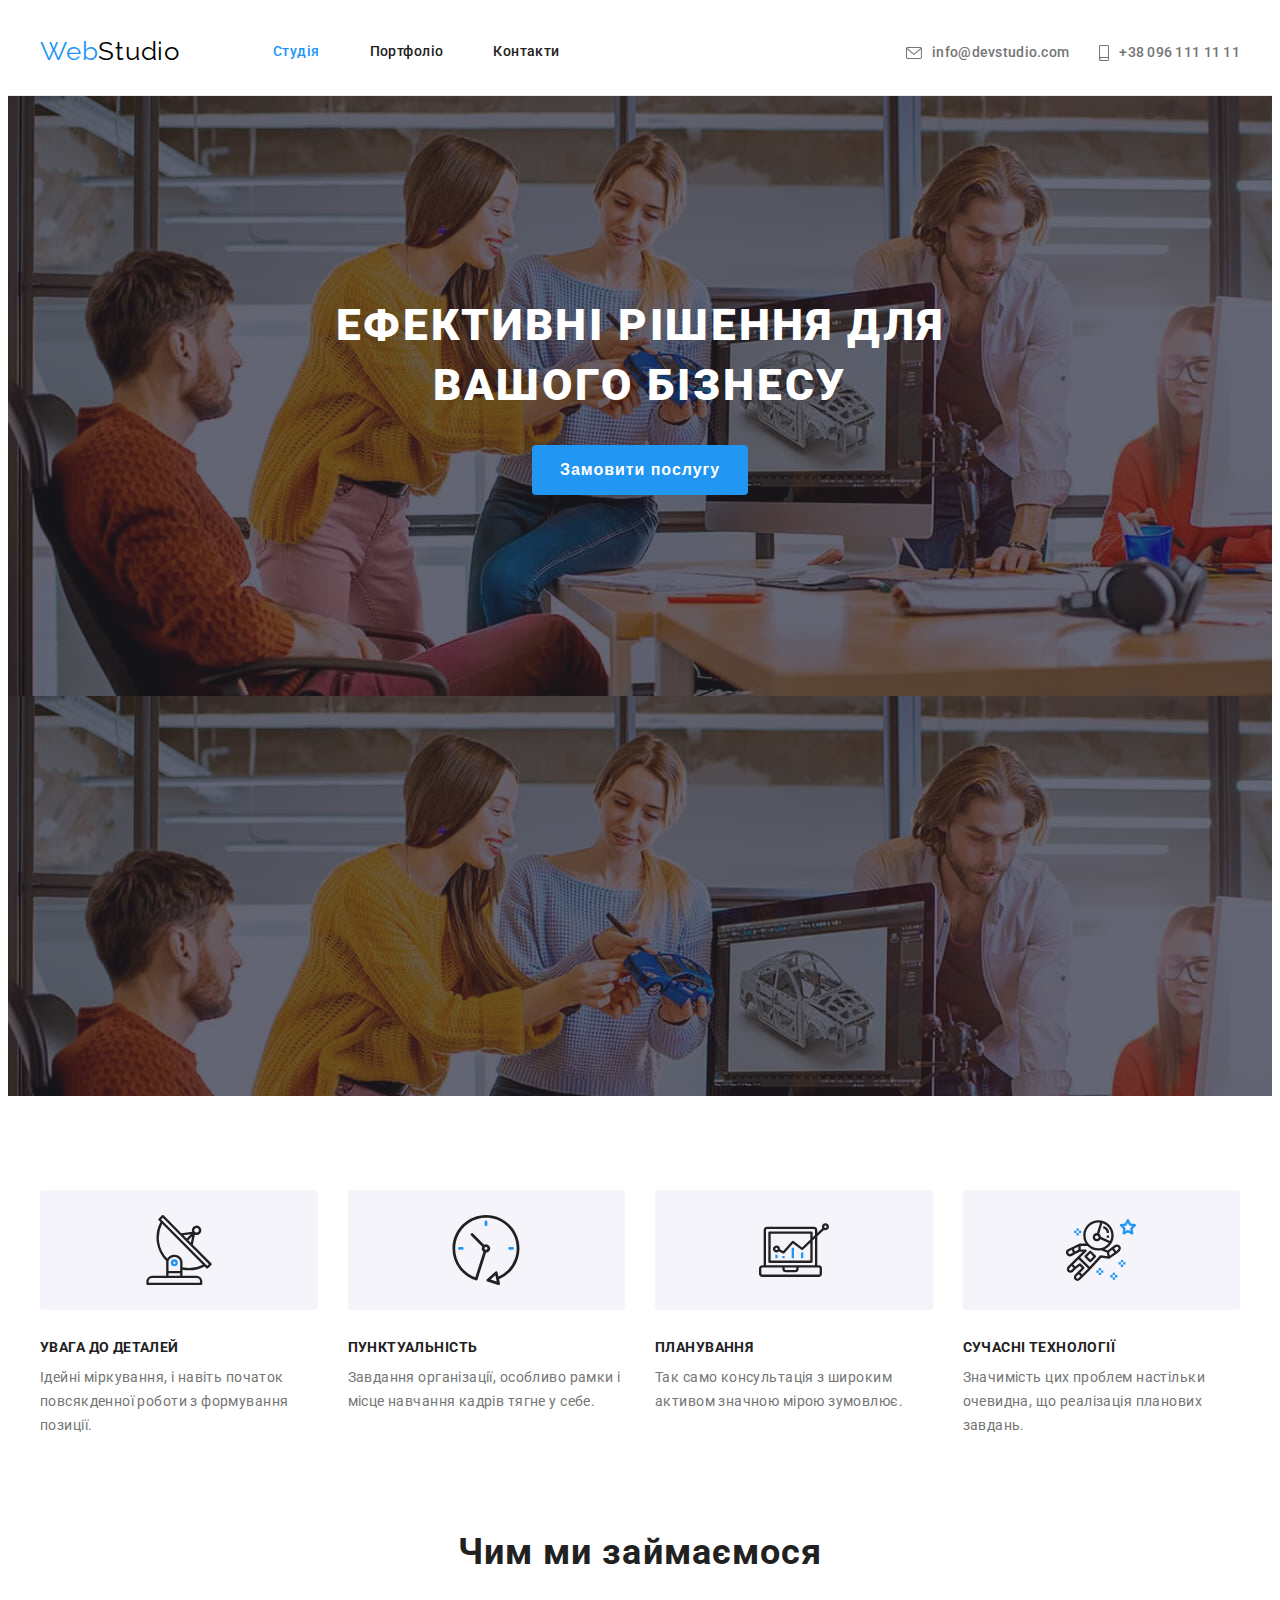
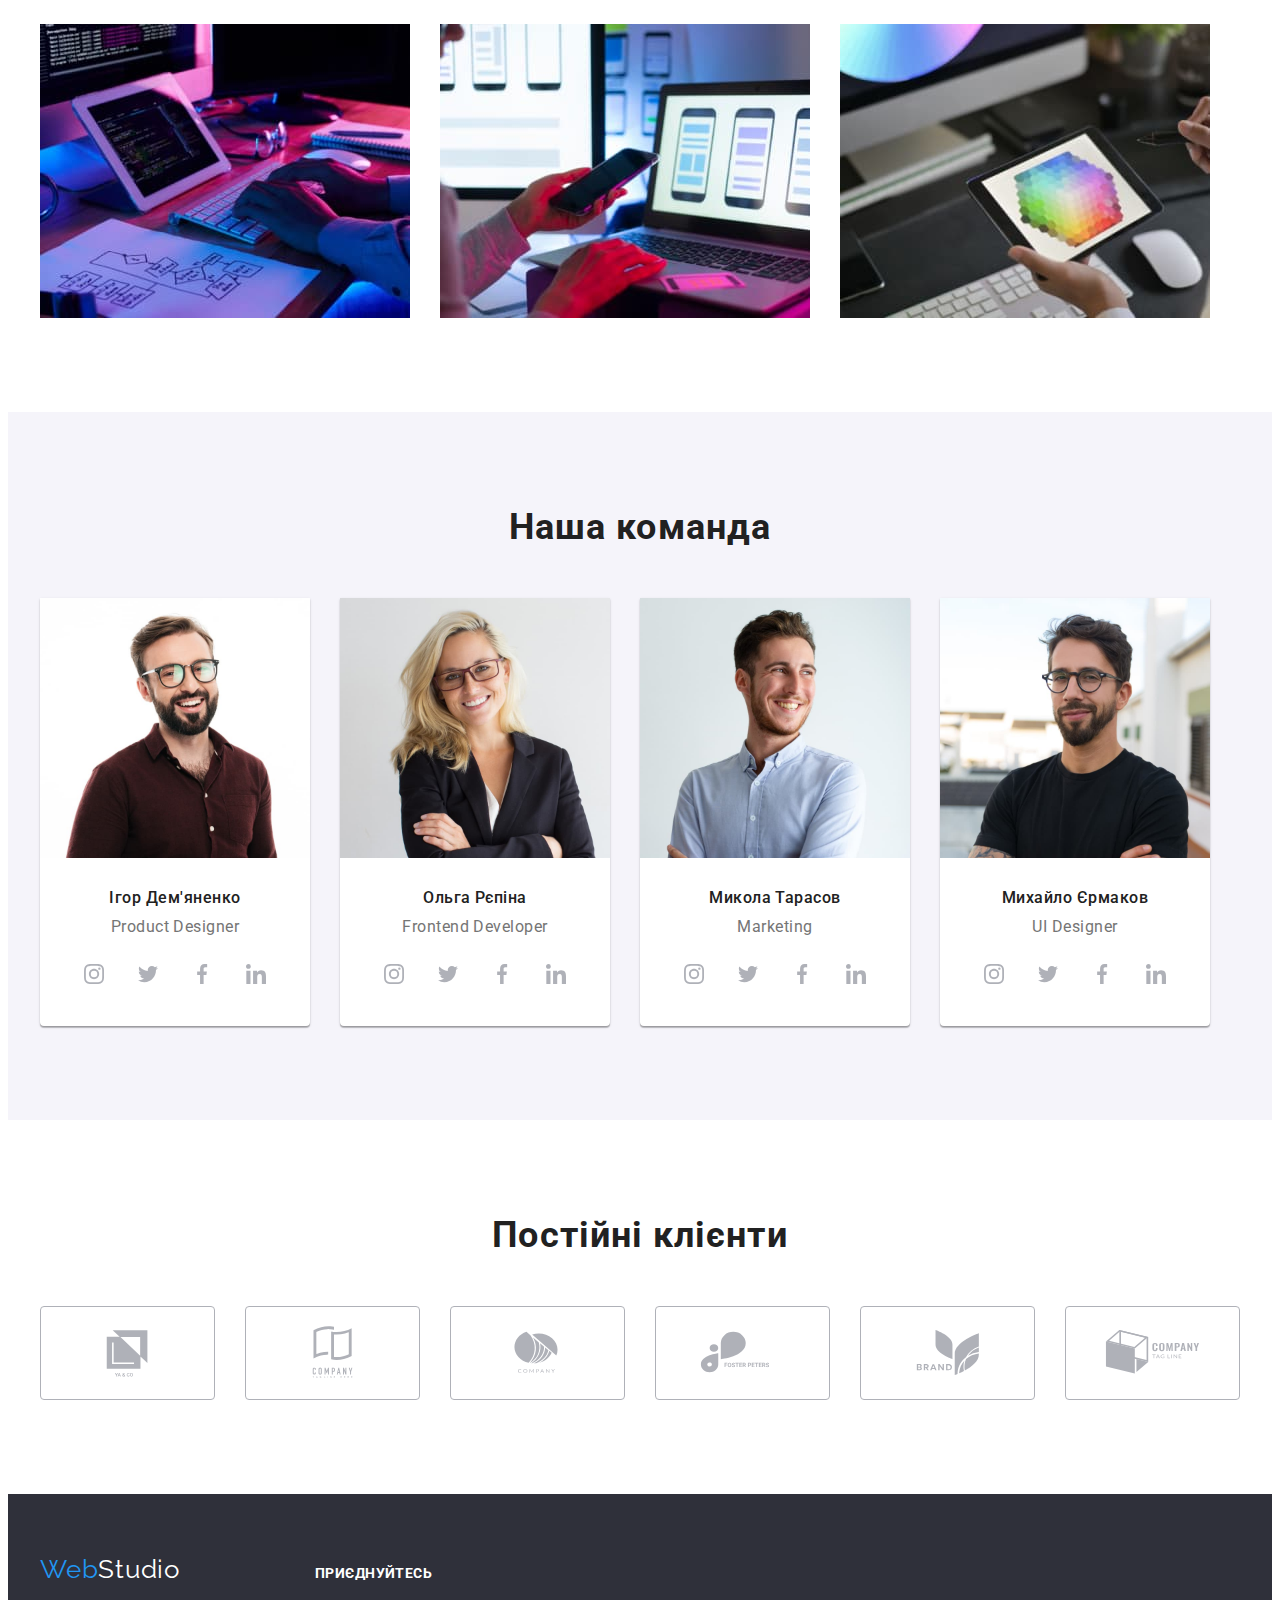
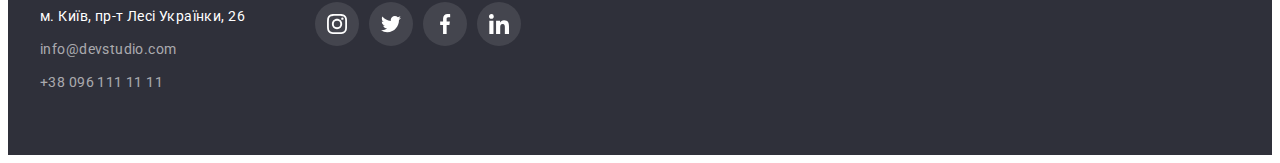
<file: index.html>
<!DOCTYPE html>
<html lang="uk">
  <head>
    <meta charset="UTF-8" />
    <meta http-equiv="X-UA-Compatible" content="IE=edge" />
    <meta name="viewport" content="width=device-width, initial-scale=1.0" />
    <title>Студія</title>
    <link rel="preconnect" href="https://fonts.googleapis.com" />
    <link rel="preconnect" href="https://fonts.gstatic.com" crossorigin />
    <link
      href="https://fonts.googleapis.com/css2?family=Raleway:wght@700&family=Roboto:wght@400;500;700;900&display=swap"
      rel="stylesheet"
    />
    <link
      rel="stylesheet"
      href="https://cdnjs.cloudflare.com/ajax/libs/modern-normalize/1.1.0/modern-normalize.min.css"
      integrity="sha512-wpPYUAdjBVSE4KJnH1VR1HeZfpl1ub8YT/NKx4PuQ5NmX2tKuGu6U/JRp5y+Y8XG2tV+wKQpNHVUX03MfMFn9Q=="
      crossorigin="anonymous"
      referrerpolicy="no-referrer"
    />
    <link rel="stylesheet" href="./css/styles.css" />
  </head>
  <body>
    <header>
      <div class="container header">
        <nav class="site-nav">
          <a class="logo" href="/"><span class="logo-start">Web</span>Studio</a>
          <ul class="site-nav-list">
            <li><a class="site-nav-link active" href="">Студія</a></li>
            <li><a class="site-nav-link" href="./portfolio.html">Портфоліо</a></li>
            <li><a class="site-nav-link" href="">Контакти</a></li>
          </ul>
        </nav>
        <ul class="site-nav-list contacts">
          <li>
            <a class="header-address" href="mailto:info@devstudio.com">
              <svg class="icon-address" width="16" height="12">
                <use href="./images/icons.svg#icon-envelope"></use>
              </svg>
              info@devstudio.com
            </a>
          </li>
          <li>
            <a class="header-address" href="tel:+380961111111">
              <svg class="icon-address" width="10" height="16">
                <use href="./images/icons.svg#icon-smartphone"></use>
              </svg>
              +38 096 111 11 11</a
            >
          </li>
        </ul>
      </div>
    </header>
    <main>
      <section class="hero">
        <div class="container">
          <h1 class="hero-title">
            Ефективні рішення для <br />
            вашого бізнесу
          </h1>
          <button type="button" class="hero-btn">Замовити послугу</button>
        </div>
      </section>
      <section class="section">
        <div class="container">
          <h2 class="visually-hidden">Наші особливості</h2>
          <ul class="pecularity-list">
            <li class="pecularity-list-item">
              <div class="thumb">
                <svg width="70" height="70">
                  <use href="./images/icons.svg#icon-antenna"></use>
                </svg>
              </div>
              <h3 class="pecularity-title">Увага до деталей</h3>
              <p class="pecularity-item">
                Ідейні міркування, і навіть початок повсякденної роботи з формування позиції.
              </p>
            </li>
            <li class="pecularity-list-item">
              <div class="thumb">
                <svg width="70" height="70">
                  <use href="./images/icons.svg#icon-clock"></use>
                </svg>
              </div>
              <h3 class="pecularity-title">Пунктуальність</h3>
              <p class="pecularity-item">
                Завдання організації, особливо рамки і місце навчання кадрів тягне у себе.
              </p>
            </li>
            <li class="pecularity-list-item">
              <div class="thumb">
                <svg width="70" height="70">
                  <use href="./images/icons.svg#icon-diagram"></use>
                </svg>
              </div>
              <h3 class="pecularity-title">Планування</h3>
              <p class="pecularity-item">
                Так само консультація з широким активом значною мірою зумовлює.
              </p>
            </li>
            <li class="pecularity-list-item">
              <div class="thumb">
                <svg width="70" height="70">
                  <use href="./images/icons.svg#icon-astronaut"></use>
                </svg>
              </div>
              <h3 class="pecularity-title">Сучасні технології</h3>
              <p class="pecularity-item">
                Значимість цих проблем настільки очевидна, що реалізація планових завдань.
              </p>
            </li>
          </ul>
        </div>
      </section>
      <section class="section services">
        <div class="container">
          <h2 class="services-title">Чим ми займаємося</h2>
          <ul class="services-list">
            <li><img src="./images/box1.jpg" alt="Services1" width="370" height="294" /></li>
            <li><img src="./images/box2.jpg" alt="Services2" width="370" height="294" /></li>
            <li><img src="./images/box3.jpg" alt="Services3" width="370" height="294" /></li>
          </ul>
        </div>
      </section>
      <section class="team">
        <div class="container">
          <h2 class="team-title">Наша команда</h2>
          <ul class="team-list">
            <li class="team-list-item">
              <img src="./images/img1.jpg" alt="Product Designer Photo" width="270" height="260" />
              <h3 class="team-member">Ігор Дем'яненко</h3>
              <p class="team-position">Product Designer</p>
              <ul class="social-list">
                <li>
                  <a
                    class="social-link"
                    href="https://www.instagram.com/"
                    target="_blank"
                    rel="noopener noreferrer"
                  >
                    <svg class="icon" width="20" height="20">
                      <use href="./images/icons.svg#icon-instagram"></use>
                    </svg>
                  </a>
                </li>
                <li>
                  <a
                    class="social-link"
                    href="https://www.twitter.com/"
                    target="_blank"
                    rel="noopener noreferrer"
                  >
                    <svg class="icon" width="20" height="20">
                      <use href="./images/icons.svg#icon-twitter"></use>
                    </svg>
                  </a>
                </li>
                <li>
                  <a
                    class="social-link"
                    href="https://www.facebook.com/"
                    target="_blank"
                    rel="noopener noreferrer"
                  >
                    <svg class="icon" width="20" height="20">
                      <use href="./images/icons.svg#icon-facebook"></use>
                    </svg>
                  </a>
                </li>
                <li>
                  <a
                    class="social-link"
                    href="https://www.linkedin.com/"
                    target="_blank"
                    rel="noopener noreferrer"
                  >
                    <svg class="icon" width="20" height="20">
                      <use href="./images/icons.svg#icon-linkedin"></use>
                    </svg>
                  </a>
                </li>
              </ul>
            </li>
            <li class="team-list-item">
              <img
                src="./images/img2.jpg"
                alt="Frontend Developer Photo"
                width="270"
                height="260"
              />
              <h3 class="team-member">Ольга Рєпіна</h3>
              <p class="team-position">Frontend Developer</p>
              <ul class="social-list">
                <li>
                  <a
                    class="social-link"
                    href="https://www.instagram.com/"
                    target="_blank"
                    rel="noopener noreferrer"
                  >
                    <svg class="icon" width="20" height="20">
                      <use href="./images/icons.svg#icon-instagram"></use>
                    </svg>
                  </a>
                </li>
                <li>
                  <a
                    class="social-link"
                    href="https://www.twitter.com/"
                    target="_blank"
                    rel="noopener noreferrer"
                  >
                    <svg class="icon" width="20" height="20">
                      <use href="./images/icons.svg#icon-twitter"></use>
                    </svg>
                  </a>
                </li>
                <li>
                  <a
                    class="social-link"
                    href="https://www.facebook.com/"
                    target="_blank"
                    rel="noopener noreferrer"
                  >
                    <svg class="icon" width="20" height="20">
                      <use href="./images/icons.svg#icon-facebook"></use>
                    </svg>
                  </a>
                </li>
                <li>
                  <a
                    class="social-link"
                    href="https://www.linkedin.com/"
                    target="_blank"
                    rel="noopener noreferrer"
                  >
                    <svg class="icon" width="20" height="20">
                      <use href="./images/icons.svg#icon-linkedin"></use>
                    </svg>
                  </a>
                </li>
              </ul>
            </li>
            <li class="team-list-item">
              <img src="./images/img3.jpg" alt="Marketing Photo" width="270" height="260" />
              <h3 class="team-member">Микола Тарасов</h3>
              <p class="team-position">Marketing</p>
              <ul class="social-list">
                <li>
                  <a
                    class="social-link"
                    href="https://www.instagram.com/"
                    target="_blank"
                    rel="noopener noreferrer"
                  >
                    <svg class="icon" width="20" height="20">
                      <use href="./images/icons.svg#icon-instagram"></use>
                    </svg>
                  </a>
                </li>
                <li>
                  <a
                    class="social-link"
                    href="https://www.twitter.com/"
                    target="_blank"
                    rel="noopener noreferrer"
                  >
                    <svg class="icon" width="20" height="20">
                      <use href="./images/icons.svg#icon-twitter"></use>
                    </svg>
                  </a>
                </li>
                <li>
                  <a
                    class="social-link"
                    href="https://www.facebook.com/"
                    target="_blank"
                    rel="noopener noreferrer"
                  >
                    <svg class="icon" width="20" height="20">
                      <use href="./images/icons.svg#icon-facebook"></use>
                    </svg>
                  </a>
                </li>
                <li>
                  <a
                    class="social-link"
                    href="https://www.linkedin.com/"
                    target="_blank"
                    rel="noopener noreferrer"
                  >
                    <svg class="icon" width="20" height="20">
                      <use href="./images/icons.svg#icon-linkedin"></use>
                    </svg>
                  </a>
                </li>
              </ul>
            </li>
            <li class="team-list-item">
              <img src="./images/img4.jpg" alt="UI Designer Photo" width="270" height="260" />
              <h3 class="team-member">Михайло Єрмаков</h3>
              <p class="team-position">UI Designer</p>
              <ul class="social-list">
                <li>
                  <a
                    class="social-link"
                    href="https://www.instagram.com/"
                    target="_blank"
                    rel="noopener noreferrer"
                  >
                    <svg class="icon" width="20" height="20">
                      <use href="./images/icons.svg#icon-instagram"></use>
                    </svg>
                  </a>
                </li>
                <li>
                  <a
                    class="social-link"
                    href="https://www.twitter.com/"
                    target="_blank"
                    rel="noopener noreferrer"
                  >
                    <svg class="icon" width="20" height="20">
                      <use href="./images/icons.svg#icon-twitter"></use>
                    </svg>
                  </a>
                </li>
                <li>
                  <a
                    class="social-link"
                    href="https://www.facebook.com/"
                    target="_blank"
                    rel="noopener noreferrer"
                  >
                    <svg class="icon" width="20" height="20">
                      <use href="./images/icons.svg#icon-facebook"></use>
                    </svg>
                  </a>
                </li>
                <li>
                  <a
                    class="social-link"
                    href="https://www.linkedin.com/"
                    target="_blank"
                    rel="noopener noreferrer"
                  >
                    <svg class="icon" width="20" height="20">
                      <use href="./images/icons.svg#icon-linkedin"></use>
                    </svg>
                  </a>
                </li>
              </ul>
            </li>
          </ul>
        </div>
      </section>
      <section class="section">
        <div class="container">
          <h2 class="clients-title">Постійні клієнти</h2>
          <ul class="clients-list">
            <li>
              <a class="clients-link" href="" target="_blank" rel="noopener noreferrer">
                <svg class="icon-clients" width="106" height="60">
                  <use href="./images/icons.svg#icon-client1"></use>
                </svg>
              </a>
            </li>
            <li>
              <a class="clients-link" href="" target="_blank" rel="noopener noreferrer">
                <svg class="icon-clients" width="106" height="60">
                  <use href="./images/icons.svg#icon-client2"></use>
                </svg>
              </a>
            </li>
            <li>
              <a class="clients-link" href="" target="_blank" rel="noopener noreferrer">
                <svg class="icon-clients" width="106" height="60">
                  <use href="./images/icons.svg#icon-client3"></use>
                </svg>
              </a>
            </li>
            <li>
              <a class="clients-link" href="" target="_blank" rel="noopener noreferrer">
                <svg class="icon-clients" width="106" height="60">
                  <use href="./images/icons.svg#icon-client4"></use>
                </svg>
              </a>
            </li>
            <li>
              <a class="clients-link" href="" target="_blank" rel="noopener noreferrer">
                <svg class="icon-clients" width="106" height="60">
                  <use href="./images/icons.svg#icon-client5"></use>
                </svg>
              </a>
            </li>
            <li>
              <a class="clients-link" href="" target="_blank" rel="noopener noreferrer">
                <svg class="icon-clients" width="106" height="60">
                  <use href="./images/icons.svg#icon-client6"></use>
                </svg>
              </a>
            </li>
          </ul>
        </div>
      </section>
    </main>
    <footer class="footer">
      <div class="container footer-menu">
        <div>
          <a class="logo white" href="/"><span class="logo-start">Web</span>Studio</a>
          <address class="address">
            <ul class="address-list">
              <li>
                <a
                  class="footer-address post"
                  href="https://goo.gl/maps/CPtrU1FHBa2aNyZL9"
                  target="_blank"
                  rel="noopener noreferrer"
                  >м. Київ, пр-т Лесі Українки, 26
                </a>
              </li>
              <li>
                <a class="footer-address" href="mailto:info@devstudio.com">info@devstudio.com</a>
              </li>
              <li>
                <a class="footer-address" href="tel:+380961111111">+38 096 111 11 11</a>
              </li>
            </ul>
          </address>
        </div>
        <div>
          <h4 class="join-us-title">Приєднуйтесь</h4>
          <ul class="social-list">
            <li>
              <a
                class="social-link dark"
                href="https://www.instagram.com/"
                target="_blank"
                rel="noopener noreferrer"
              >
                <svg class="icon" width="20" height="20">
                  <use href="./images/icons.svg#icon-instagram"></use>
                </svg>
              </a>
            </li>
            <li>
              <a
                class="social-link dark"
                href="https://www.twitter.com/"
                target="_blank"
                rel="noopener noreferrer"
              >
                <svg class="icon" width="20" height="20">
                  <use href="./images/icons.svg#icon-twitter"></use>
                </svg>
              </a>
            </li>
            <li>
              <a
                class="social-link dark"
                href="https://www.facebook.com/"
                target="_blank"
                rel="noopener noreferrer"
              >
                <svg class="icon" width="20" height="20">
                  <use href="./images/icons.svg#icon-facebook"></use>
                </svg>
              </a>
            </li>
            <li>
              <a
                class="social-link dark"
                href="https://www.linkedin.com/"
                target="_blank"
                rel="noopener noreferrer"
              >
                <svg class="icon" width="20" height="20">
                  <use href="./images/icons.svg#icon-linkedin"></use>
                </svg>
              </a>
            </li>
          </ul>
        </div>
      </div>
    </footer>
  </body>
</html>
</file>
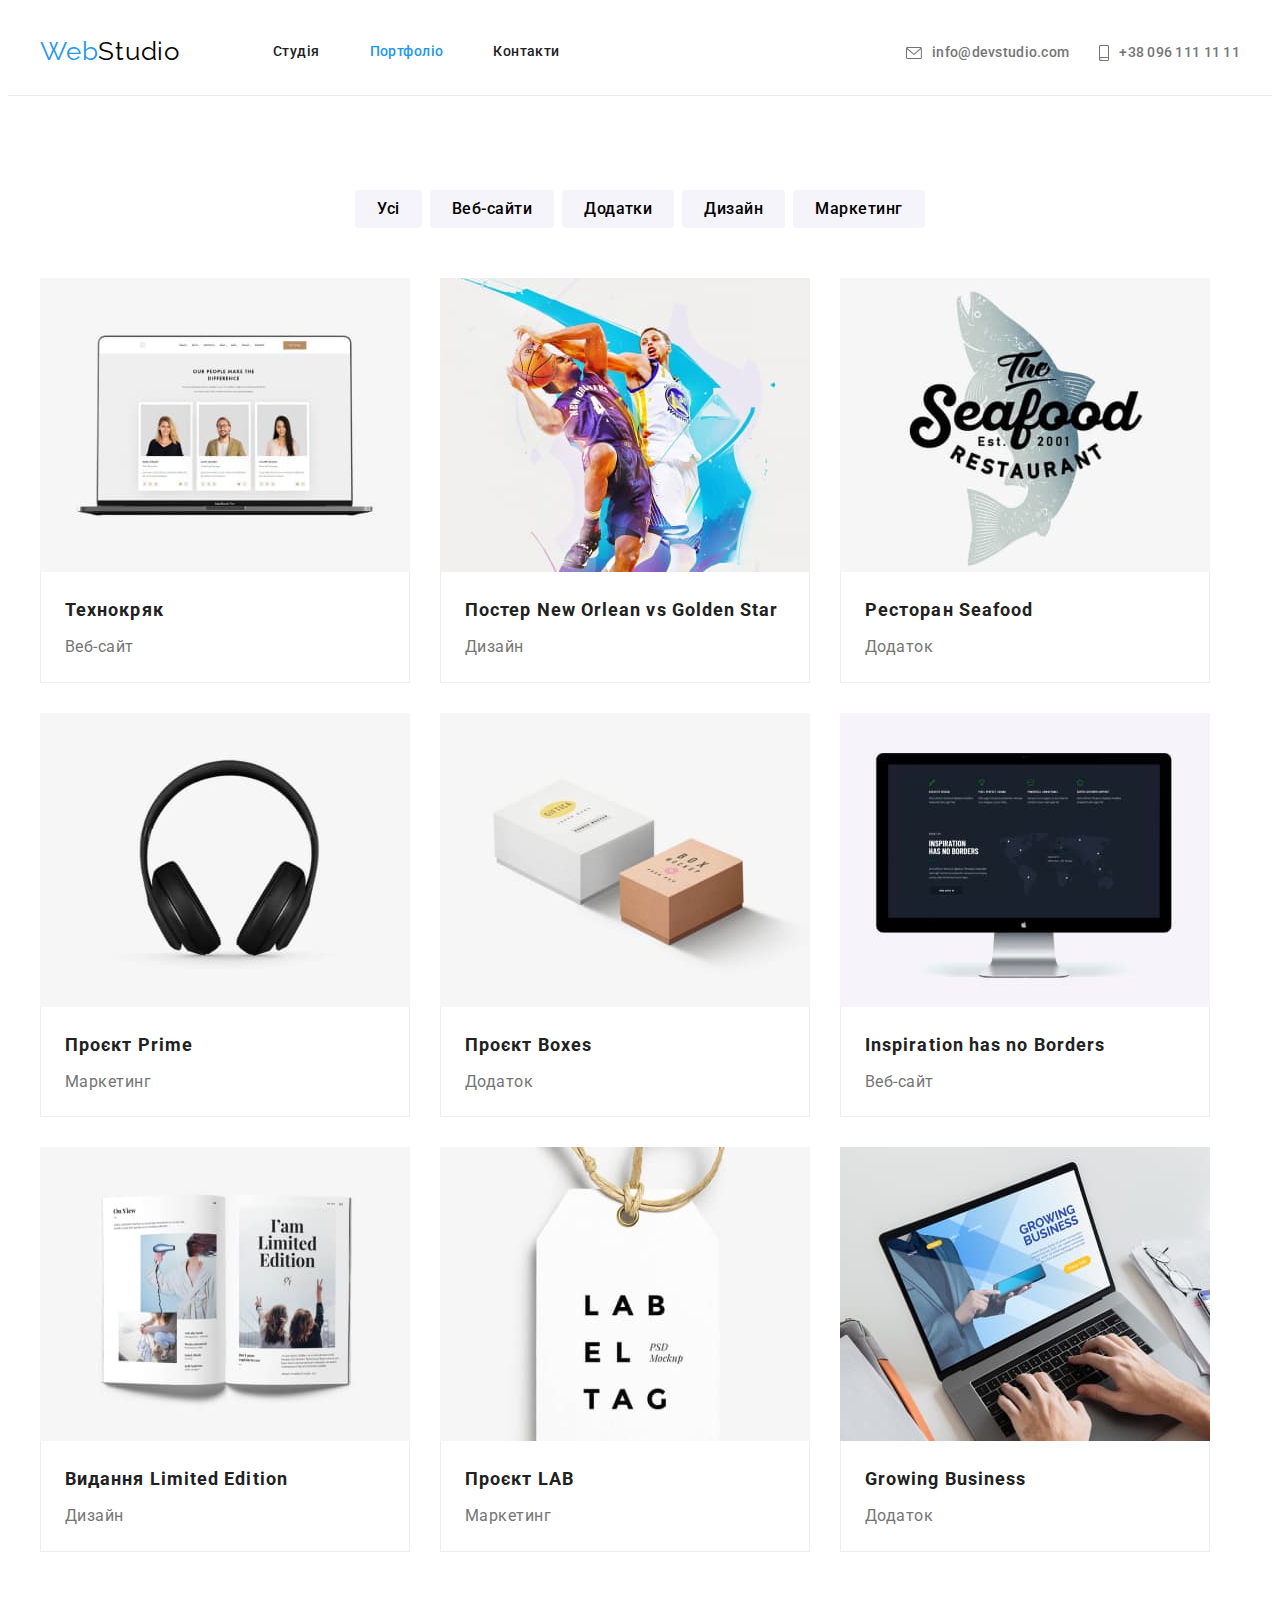
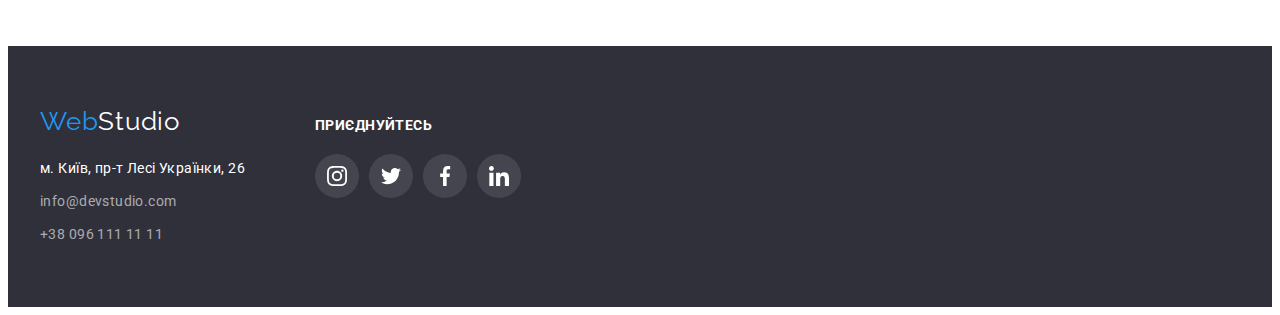
<file: portfolio.html>
<!DOCTYPE html>
<html lang="uk">
  <head>
    <meta charset="UTF-8" />
    <meta http-equiv="X-UA-Compatible" content="IE=edge" />
    <meta name="viewport" content="width=device-width, initial-scale=1.0" />
    <title>Портфоліо</title>
    <link rel="preconnect" href="https://fonts.googleapis.com" />
    <link rel="preconnect" href="https://fonts.gstatic.com" crossorigin />
    <link
      href="https://fonts.googleapis.com/css2?family=Raleway:wght@700&family=Roboto:wght@400;500;700;900&display=swap"
      rel="stylesheet"
    />
    <link
      rel="stylesheet"
      href="https://cdnjs.cloudflare.com/ajax/libs/modern-normalize/1.1.0/modern-normalize.min.css"
      integrity="sha512-wpPYUAdjBVSE4KJnH1VR1HeZfpl1ub8YT/NKx4PuQ5NmX2tKuGu6U/JRp5y+Y8XG2tV+wKQpNHVUX03MfMFn9Q=="
      crossorigin="anonymous"
      referrerpolicy="no-referrer"
    />
    <link rel="stylesheet" href="./css/styles.css" />
  </head>
  <body>
    <header>
      <div class="container header">
        <nav class="site-nav">
          <a class="logo" href="/"><span class="logo-start">Web</span>Studio</a>
          <ul class="site-nav-list">
            <li><a class="site-nav-link" href="./index.html">Студія</a></li>
            <li><a class="site-nav-link active" href="">Портфоліо</a></li>
            <li><a class="site-nav-link" href="">Контакти</a></li>
          </ul>
        </nav>
        <ul class="site-nav-list contacts">
          <li>
            <a class="header-address" href="mailto:info@devstudio.com">
              <svg class="icon-address" width="16" height="12">
                <use href="./images/icons.svg#icon-envelope"></use>
              </svg>
              info@devstudio.com
            </a>
          </li>
          <li>
            <a class="header-address" href="tel:+380961111111">
              <svg class="icon-address" width="10" height="16">
                <use href="./images/icons.svg#icon-smartphone"></use>
              </svg>
              +38 096 111 11 11</a
            >
          </li>
        </ul>
      </div>
    </header>
    <main>
      <section class="section">
        <div class="container">
          <h1 class="visually-hidden">Наші проекти</h1>
          <ul class="btn-filter">
            <li>
              <button type="button" class="btn">Усі</button>
            </li>
            <li>
              <button type="button" class="btn">Веб-сайти</button>
            </li>
            <li>
              <button type="button" class="btn">Додатки</button>
            </li>
            <li>
              <button type="button" class="btn">Дизайн</button>
            </li>
            <li>
              <button type="button" class="btn">Маркетинг</button>
            </li>
          </ul>
          <ul class="project-list">
            <li>
              <a href="">
                <img src="./images/example1.jpg" alt="Першиий проект" width="370" height="294" />
                <div class="project-container">
                  <h2 class="project-client">Технокряк</h2>
                  <p class="project-type">Веб-сайт</p>
                </div>
              </a>
            </li>
            <li>
              <a href="">
                <img src="./images/example2.jpg" alt="Другий проект" width="370" height="294" />
                <div class="project-container">
                  <h2 class="project-client">Постер New Orlean vs Golden Star</h2>
                  <p class="project-type">Дизайн</p>
                </div>
              </a>
            </li>
            <li>
              <a href="">
                <img src="./images/example3.jpg" alt="Третій проект" width="370" height="294" />
                <div class="project-container">
                  <h2 class="project-client">Ресторан Seafood</h2>
                  <p class="project-type">Додаток</p>
                </div>
              </a>
            </li>
            <li>
              <a href="">
                <img src="./images/example4.jpg" alt="Четвертий проект" width="370" height="294" />
                <div class="project-container">
                  <h2 class="project-client">Проєкт Prime</h2>
                  <p class="project-type">Маркетинг</p>
                </div>
              </a>
            </li>
            <li>
              <a href="">
                <img src="./images/example5.jpg" alt="П'ятий проект" width="370" height="294" />
                <div class="project-container">
                  <h2 class="project-client">Проєкт Boxes</h2>
                  <p class="project-type">Додаток</p>
                </div>
              </a>
            </li>
            <li>
              <a href="">
                <img src="./images/example6.jpg" alt="Шостий проект" width="370" height="294" />
                <div class="project-container">
                  <h2 class="project-client">Inspiration has no Borders</h2>
                  <p class="project-type">Веб-сайт</p>
                </div>
              </a>
            </li>
            <li>
              <a href="">
                <img src="./images/example7.jpg" alt="Сьомий проект" width="370" height="294" />
                <div class="project-container">
                  <h2 class="project-client">Видання Limited Edition</h2>
                  <p class="project-type">Дизайн</p>
                </div>
              </a>
            </li>
            <li>
              <a href="">
                <img src="./images/example8.jpg" alt="Восьмий проект" width="370" height="294" />
                <div class="project-container">
                  <h2 class="project-client">Проєкт LAB</h2>
                  <p class="project-type">Маркетинг</p>
                </div>
              </a>
            </li>
            <li>
              <a href="">
                <img src="./images/example9.jpg" alt="Девятий проект" width="370" height="294" />
                <div class="project-container">
                  <h2 class="project-client">Growing Business</h2>
                  <p class="project-type">Додаток</p>
                </div>
              </a>
            </li>
          </ul>
        </div>
      </section>
    </main>
    <footer class="footer">
      <div class="container footer-menu">
        <div>
          <a class="logo white" href="/"><span class="logo-start">Web</span>Studio</a>
          <address class="address">
            <ul class="address-list">
              <li>
                <a
                  class="footer-address post"
                  href="https://goo.gl/maps/CPtrU1FHBa2aNyZL9"
                  target="_blank"
                  rel="noopener noreferrer"
                  >м. Київ, пр-т Лесі Українки, 26
                </a>
              </li>
              <li>
                <a class="footer-address" href="mailto:info@devstudio.com">info@devstudio.com</a>
              </li>
              <li>
                <a class="footer-address" href="tel:+380961111111">+38 096 111 11 11</a>
              </li>
            </ul>
          </address>
        </div>
        <div>
          <h4 class="join-us-title">Приєднуйтесь</h4>
          <ul class="social-list">
            <li>
              <a
                class="social-link dark"
                href="https://www.instagram.com/"
                target="_blank"
                rel="noopener noreferrer"
              >
                <svg class="icon" width="20" height="20">
                  <use href="./images/icons.svg#icon-instagram"></use>
                </svg>
              </a>
            </li>
            <li>
              <a
                class="social-link dark"
                href="https://www.twitter.com/"
                target="_blank"
                rel="noopener noreferrer"
              >
                <svg class="icon" width="20" height="20">
                  <use href="./images/icons.svg#icon-twitter"></use>
                </svg>
              </a>
            </li>
            <li>
              <a
                class="social-link dark"
                href="https://www.facebook.com/"
                target="_blank"
                rel="noopener noreferrer"
              >
                <svg class="icon" width="20" height="20">
                  <use href="./images/icons.svg#icon-facebook"></use>
                </svg>
              </a>
            </li>
            <li>
              <a
                class="social-link dark"
                href="https://www.linkedin.com/"
                target="_blank"
                rel="noopener noreferrer"
              >
                <svg class="icon" width="20" height="20">
                  <use href="./images/icons.svg#icon-linkedin"></use>
                </svg>
              </a>
            </li>
          </ul>
        </div>
      </div>
    </footer>
  </body>
</html>
</file>
<file: css/styles.css>
:root {
    --main-color: #212121;
    --secondary-color: #757575;
    --main-logo-color: #000000;
    --main-bg-color: #FFFFFF;
    --secondary-bg-color: #2F303A;
    --main-btn-bgc: #2196F3;
}

body {
    font-family: 'Roboto', sans-serif;
    color: var(--main-color);
    background-color: var(--main-bg-color);
}

li {
    list-style: none;
    padding-left: 0;
}

a {
    text-decoration: none;
    color: inherit;
}

img {
    display: block;       
}

h1,h2,h3,h4,p,ul {
    margin: 0;
    padding-left: 0;
}

.logo {
    margin-right: 93px;
    font-family: 'Raleway', sans-serif;
    font-size: 26px;
    line-height: 1.19;
    letter-spacing: 0.03em;
    color: var(--main-logo-color);
}

.logo-start {
    color: #2196F3;
}

.logo.white {
    color: #FFFFFF;
    margin-right: 0;
    margin-bottom: 20px;
    display: inline-block;
}

.site-nav-link {
    font-weight: 500;
    font-size: 14px;
    line-height: 1.62;
    letter-spacing: 0.03em;
    display: block;
    padding: 32px 0;
}

.site-nav-link.active {
    color: #2196F3;
}

.header-address {
    font-weight: 500;
    font-size: 14px;
    line-height: 1.14;
    letter-spacing: 0.02em;
    color: var(--secondary-color);
    display: inline-flex;
    gap: 10px;
    vertical-align: middle;
    align-items: center;
}

.address {
    font-style: normal;
    font-size: 14px;
    line-height: 1.71;
    letter-spacing: 0.03em;
    color: rgba(255, 255, 255, 0.6);
}

.footer-address.post {
    color: #FFFFFF;
}


.site-nav-link:hover,
.site-nav-link:focus,
.header-address:hover,
.header-address:focus,
.footer-address:hover,
.footer-address:focus {
    color: #2196F3;
}

.btn {
    font-family: inherit;
    font-weight: 500;
    font-size: 16px;
    line-height: 1.63;
    letter-spacing: 0.03em;
    background-color: #F5F4FA;
    border: transparent;
    border-radius: 4px;
    padding-left: 22px;
    padding-right: 22px;
    min-height: 38px;
    cursor: pointer;
}

.hero-btn {
    font-weight: 700;
    font-size: 16px;
    line-height: 1.87;
    letter-spacing: 0.06em;
    color: #FFFFFF;
    background-color: var(--main-btn-bgc);
    margin: 0;
    border-radius: 4px;
    min-width: 216px;
    min-height: 50px;
    border-color: transparent;
    cursor: pointer;
}

.hero-btn:hover,
.hero-btn:focus {
    background-color: #188CE8;
    
}

.btn:hover,
.btn:focus {
    color: var(--main-bg-color);
    background-color: var(--main-btn-bgc);
    box-shadow: 0px 3px 1px rgba(0, 0, 0, 0.1), 0px 1px 2px rgba(0, 0, 0, 0.08), 0px 2px 2px rgba(0, 0, 0, 0.12);
}

.btn-filter {
    display: flex;
    border: transparent;
    gap: 8px;
    margin-bottom: 50px;
    justify-content: center;
}

.section {
    padding: 94px 0;
 }

.section.services {
    padding-top: 0px;
} 

.hero {
    background-color: var(--secondary-bg-color);
    margin: 0;
    padding: 200px 0;
    text-align: center;

    height: 600px;
    max-width: 1600px;
    margin-left: auto;
    margin-right: auto;
    background-image: linear-gradient(rgba(47, 48, 58, 0.4),rgba(47, 48, 58, 0.4)), url("../images/hero-img.jpg");
}

.hero-title {
    margin-bottom: 30px;
    font-weight: 900;
    font-size: 44px;
    line-height: 1.36;
    letter-spacing: 0.06em;
    text-transform: uppercase;
    color: #FFFFFF;
}

.project-list {
    display: flex;
    flex-wrap: wrap;
    gap: 30px;
}

.project-list a:hover {
    display: block;
    box-shadow: 0px 1px 1px rgba(0, 0, 0, 0.12), 0px 4px 4px rgba(0, 0, 0, 0.06), 1px 4px 6px rgba(0, 0, 0, 0.16);
}

.project-client {
    font-weight: 700;
    font-size: 18px;
    line-height: 2.0;
    letter-spacing: 0.06em;
    margin-bottom: 4px;
}

.project-type {
    font-size: 16px;
    line-height: 1.87;
    letter-spacing: 0.03em;
    color: var(--secondary-color);
}

.pecularity-list {
    display: flex;
    gap: 30px;
}

.pecularity-list-item {
    flex-basis: calc((100% - 90px)/4);
}

.pecularity-title {
    font-size: 14px;
    line-height: 1.14;
    letter-spacing: 0.03em;
    text-transform: uppercase;
    margin-bottom: 10px;
}

.pecularity-item {
    font-size: 14px;
    line-height: 1.71;
    letter-spacing: 0.03em;
    color: var(--secondary-color);
}

.services-title,
.team-title,
.clients-title {
    font-size: 36px;
    line-height: 1.17;
    text-align: center;
    letter-spacing: 0.03em;
    margin-bottom: 50px;
}

.services-list {
    display: flex;
    gap: 30px;
}

.team {
    background-color: #F5F4FA;
    padding-top: 94px;
    padding-bottom: 94px;
}

.team-list {
    display: flex;
    gap: 30px;
}

.team-list-item {
    background-color: #FFFFFF;
    border-radius: 0px 0px 4px 4px;
    box-shadow: 0px 1px 3px rgba(0, 0, 0, 0.12), 0px 1px 1px rgba(0, 0, 0, 0.14), 0px 2px 1px rgba(0, 0, 0, 0.2);
    padding-bottom: 30px;
}

.team-member {
    font-weight: 500;
    font-size: 16px;
    line-height: 1.19;
    text-align: center;
    letter-spacing: 0.03em;
    margin-top: 30px;
    margin-bottom: 10px;
}

.team-position {
    font-size: 16px;
    line-height: 1.19;
    text-align: center;
    letter-spacing: 0.03em;
    color: var(--secondary-color);
    margin-bottom: 16px;
}

.footer {
    background-color: var(--secondary-bg-color);
    padding: 60px 0;
}

.container {
    margin: auto;
    width: 1200px;
    padding-left: 15px;
    padding-right: 15px;
}

header {
    border-bottom: 1px solid #ECECEC;
}

.container.header {
    display: flex;
    align-items: center;

}

.site-nav {
    display: flex;
    align-items: center;
}

.site-nav-list {
    display: flex;
    gap: 50px;
}

.site-nav-list.contacts {
    margin-left: auto;
    gap: 30px;
}

.address-list li:not(:last-child) {
    margin-bottom: 9px;
}

.visually-hidden {
    position: absolute;
    width: 1px;
    height: 1px;
    margin: -1px;
    border: 0;
    padding: 0;
    white-space: nowrap;
    clip-path: inset(100%);
    clip: rect(0 0 0 0);
    overflow: hidden;
}

.thumb {
    margin-bottom: 30px;
    border-radius: 4px;
    height: 120px;
    background-color: #F5F4FA;
    display: flex;
    align-items: center;
    justify-content: center;
}

.social-list {
    display: flex;
    gap: 10px;
    justify-content: center;
}

.social-link {
    display: flex;
    align-items: center;
    justify-content: center;
    color: #AFB1B8;
    width: 44px;
    height: 44px;
    border-radius: 50%;
}

.social-link.dark {
    color: #FFFFFF;
    background-color: rgba(255, 255, 255, 0.1);
}

.social-link:hover,
.social-link:focus {
    color: #FFFFFF;
    background-color: var(--main-btn-bgc)
}

.icon {
    fill: currentColor;
}

.clients-list {
    display: flex;
    gap: 30px;
}

.clients-list li {
    flex-basis: calc((100% - 150px)/4);
}

.clients-link {
    display: flex;
    color: #AFB1B8;
    height: 92px;
    border: 1px solid #AFB1B8;
    border-radius: 4px;
}

.clients-link:hover,
.clients-link:focus {
    color: var(--main-btn-bgc);
    border: 1px solid var(--main-btn-bgc);
}

.icon-clients {
    margin: auto;
    fill: currentColor;
}

.icon-address {
    fill: currentColor;
}

.join-us-title {
    font-weight: 700;
    font-size: 14px;
    line-height: 1.14;
    letter-spacing: 0.03em;
    text-transform: uppercase;
    color: #FFFFFF;
    margin-bottom: 20px;
}

.footer-menu {
    display: flex;
    gap: 70px;
    align-items: baseline;
}

.project-container {
    padding: 20px 24px;
    border-right: 1px solid #EEEEEE;
    border-bottom: 1px solid #EEEEEE;
    border-left: 1px solid #EEEEEE;
}
</file>
